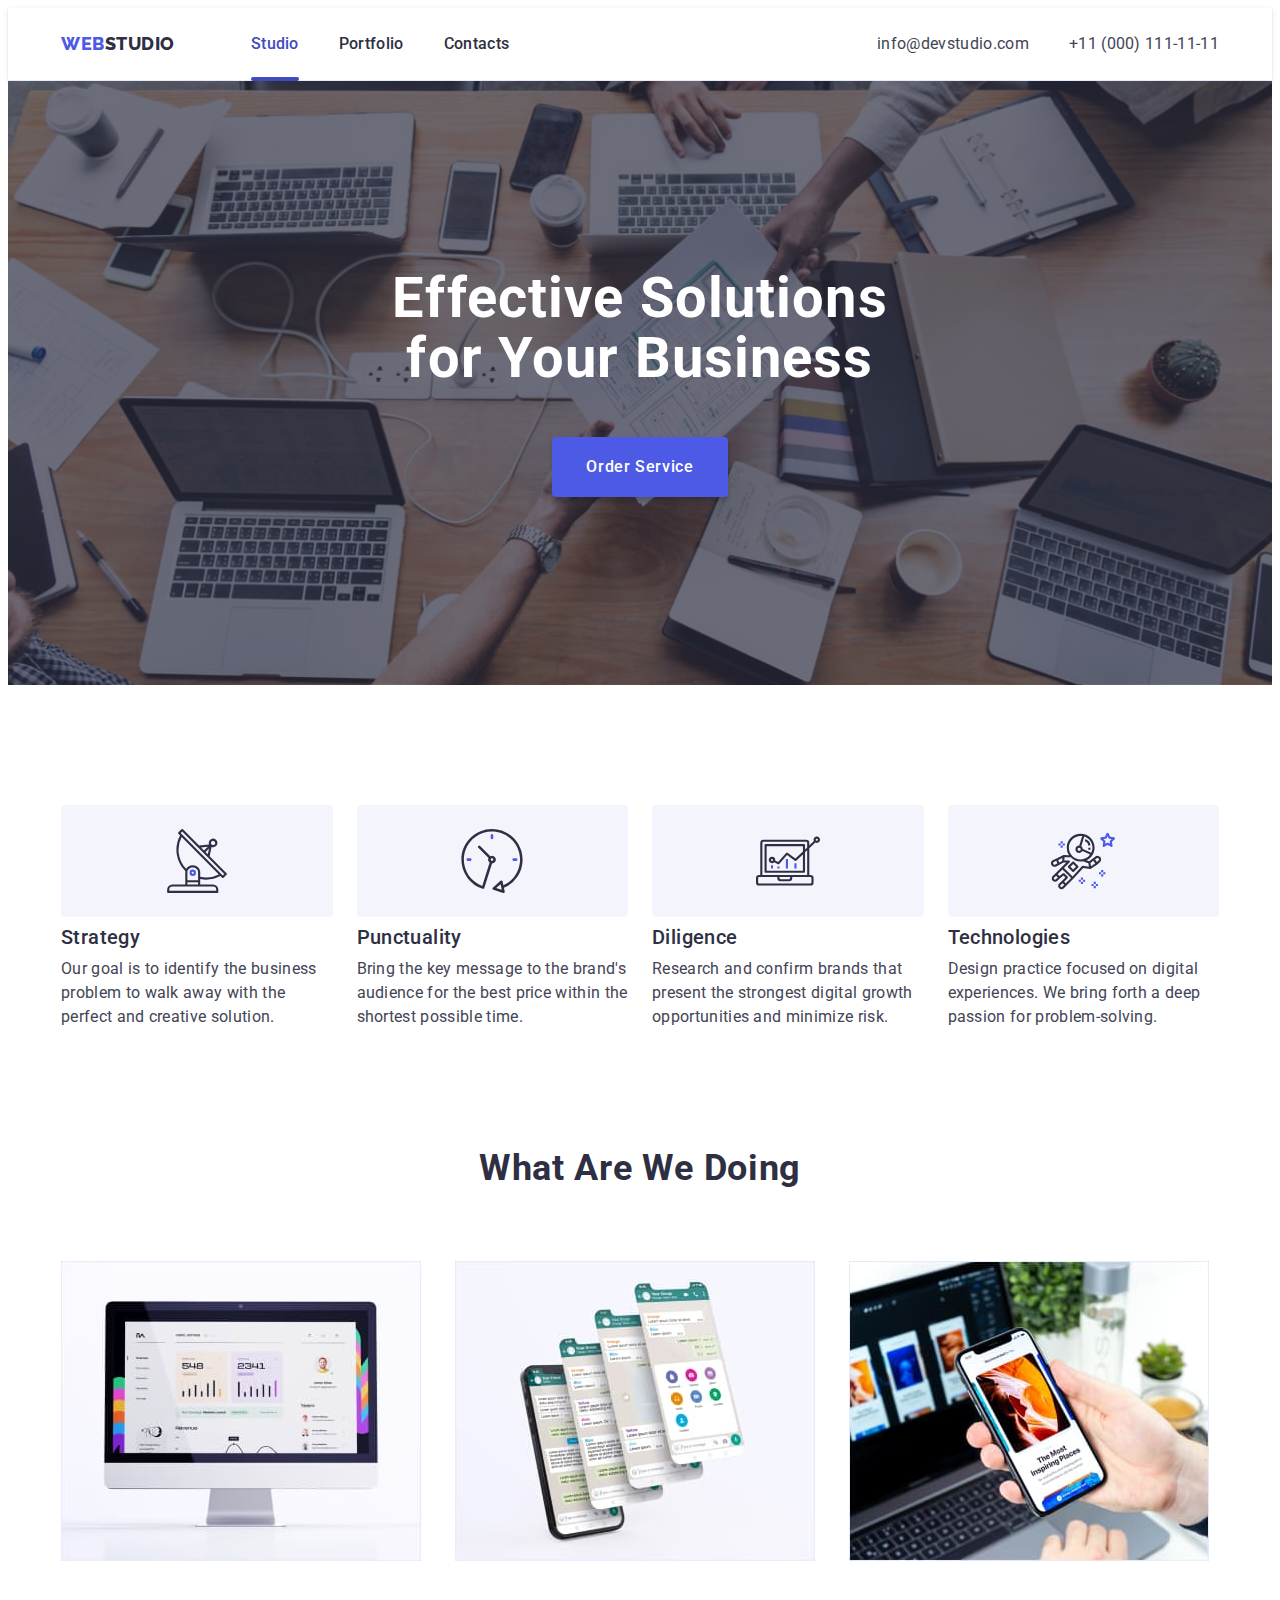
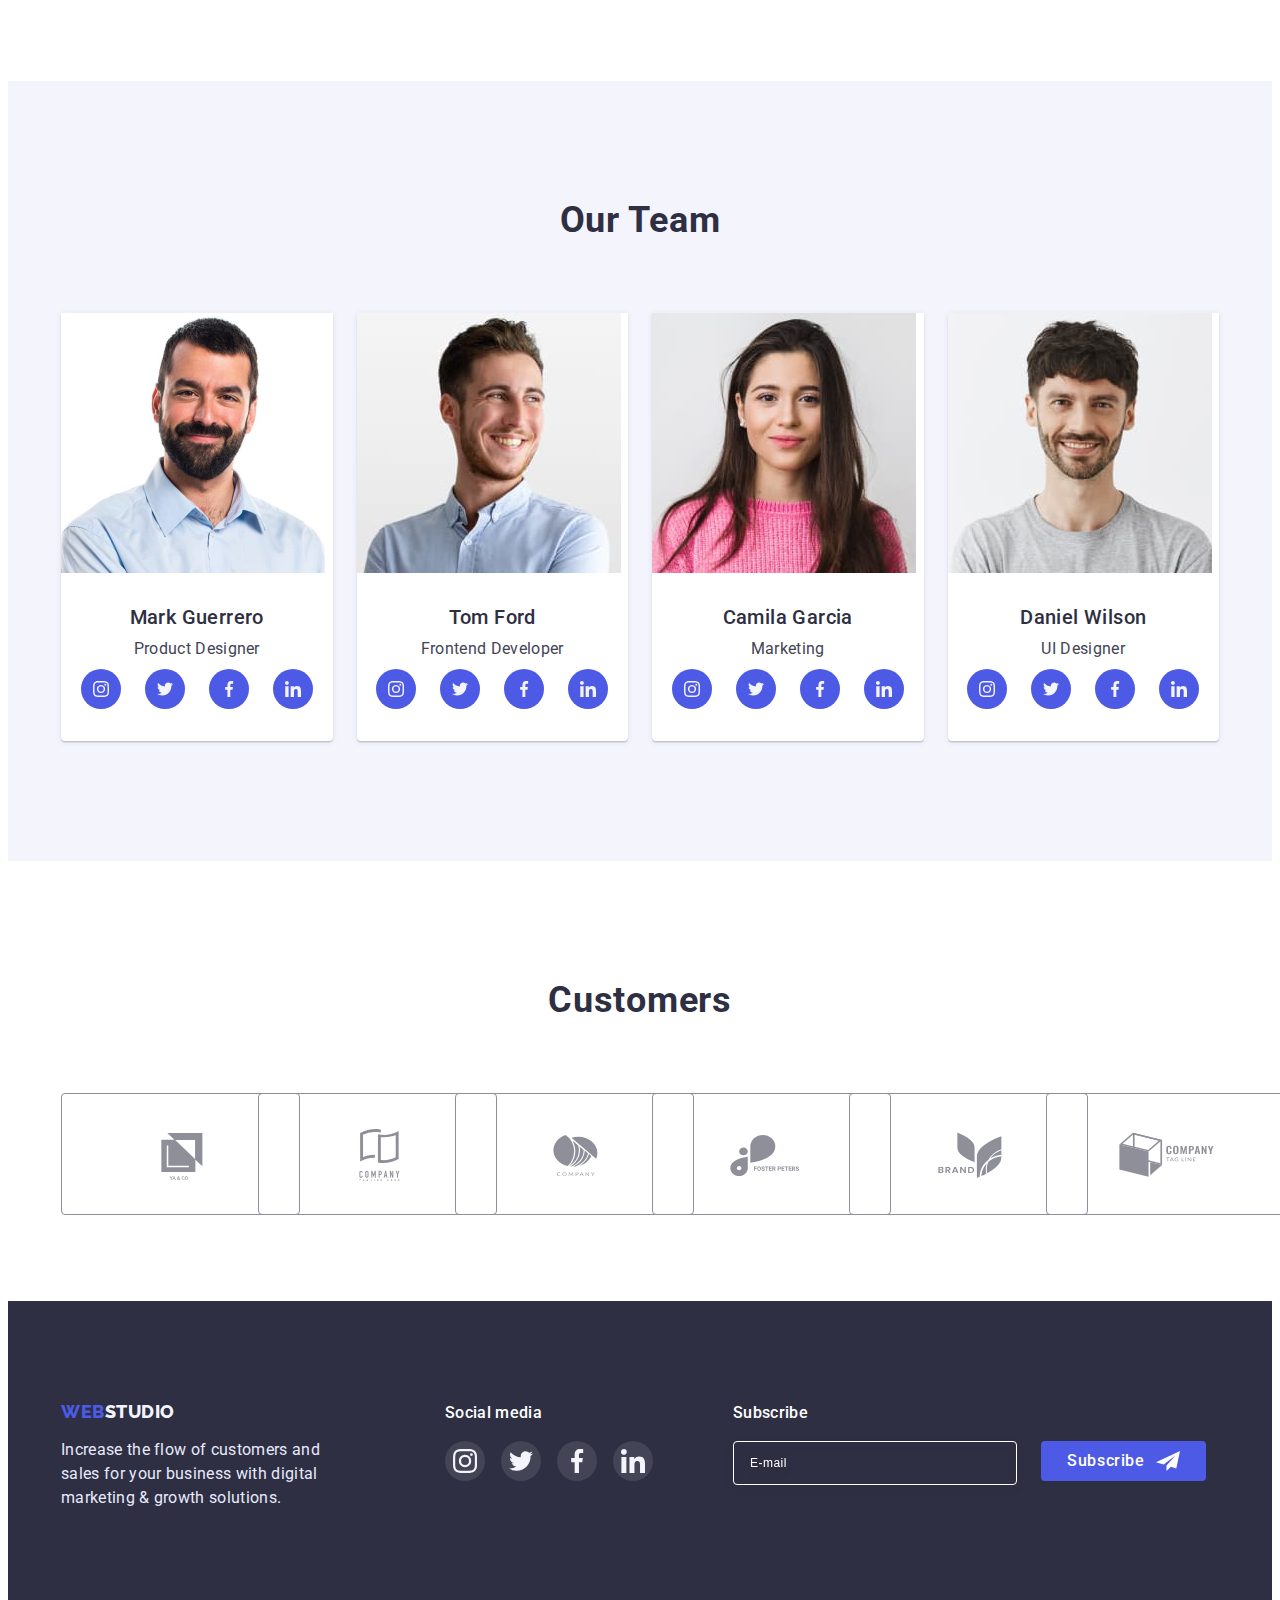
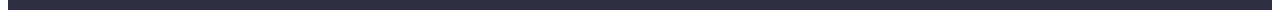
<file: index.html>
<!DOCTYPE html>
<html lang="en">
  <head>
    <meta charset="UTF-8" />
    <meta http-equiv="X-UA-Compatible" content="IE=edge" />
    <meta name="viewport" content="width=device-width, initial-scale=1.0" />
    <title>WebStudio</title>
    <link rel="preconnect" href="https://fonts.googleapis.com" />
    <link rel="preconnect" href="https://fonts.gstatic.com" crossorigin />
    <link
      href="https://fonts.googleapis.com/css2?family=Raleway:wght@800&family=Roboto+Slab:wght@600&family=Roboto:wght@400;500;700&display=swap"
      rel="stylesheet"
    />
    <link
      rel="stylesheet"
      href="https://cdnjs.cloudflare.com/ajax/libs/modern-normalize/1.1.0/modern-normalize.min.css"
      integrity="sha512-wpPYUAdjBVSE4KJnH1VR1HeZfpl1ub8YT/NKx4PuQ5NmX2tKuGu6U/JRp5y+Y8XG2tV+wKQpNHVUX03MfMFn9Q=="
      crossorigin="anonymous"
      referrerpolicy="no-referrer"
    />
    <link rel="stylesheet" href="./css/styles.css" />
    <link rel="stylesheet" href="./css/media.css" />
  </head>
  <body>
    <!--Header-->
    <header class="header">
      <div class="container container-header">
        <nav class="header-nav">
          <a class="logo link" href="./index.html"
            >Web<span class="logo-color">Studio</span></a
          >
          <ul class="nav-list list">
            <li class="list-item">
              <a class="link current" href="./index.html">Studio</a>
            </li>
            <li class="list-item">
              <a class="nav-link link" href="./portfolio.html">Portfolio</a>
            </li>
            <li class="list-item">
              <a class="nav-link link" href="">Contacts</a>
            </li>
          </ul>
        </nav>
        <address class="header-address">
          <ul class="address-list list">
            <li class="adress-item">
              <a class="address-link link" href="mailto:info@devstudio.com"
                >info@devstudio.com</a
              >
            </li>
            <li class="adress-item">
              <a class="address-link link" href="tel:+110001111111"
                >+11 (000) 111-11-11</a
              >
            </li>
          </ul>
        </address>
        <button type="button" class="menu-open-btn" data-menu-open>
          <svg class="open-menu" width="32" height="22">
            <use href="./images/icons.svg#icon-menu-open-btn"></use>
          </svg>
        </button>
      </div>
      <div class="mob-menu is-hidden" data-menu>
        <div class="container">
          <div>
            <button type="button" class="menu-close" data-menu-close>
              <svg class="close-mob" width="8" height="8">
                <use href="./images/icons.svg#icon-close-black"></use>
              </svg>
            </button>
            <ul class="nav-mob-menu list">
              <li class="mob-item">
                <a class="link mob-link current-mob" href="./index.html"
                  >Studio</a
                >
              </li>
              <li class="mob-item">
                <a class="mob-link link" href="./portfolio.html">Portfolio</a>
              </li>
              <li class="mob-item">
                <a class="mob-link link" href="">Contacts</a>
              </li>
            </ul>
          </div>
          <div>
            <address class="mob-header-address">
              <ul class="mob-address-list list">
                <li class="mob-adress-item">
                  <a class="mob-tel-link link" href="tel:+110001111111"
                    >+11 (000) 111-11-11</a
                  >
                </li>
                <li class="mob-adress-item">
                  <a
                    class="mob-email-link link"
                    href="mailto:info@devstudio.com"
                    >info@devstudio.com</a
                  >
                </li>
              </ul>
            </address>
            <ul class="mob-social-list list">
              <li class="mob-social-item">
                <a href="" class="mob-social-link link">
                  <svg class="mob-social-icon" width="24" height="24">
                    <use href="./images/icons.svg#icon-instagram"></use>
                  </svg>
                </a>
              </li>
              <li class="mob-social-item">
                <a href="" class="mob-social-link link">
                  <svg class="mob-social-icon" width="24" height="24">
                    <use href="./images/icons.svg#icon-twitter"></use>
                  </svg>
                </a>
              </li>
              <li class="mob-social-item">
                <a href="" class="mob-social-link link">
                  <svg class="mob-social-icon" width="24" height="24">
                    <use href="./images/icons.svg#icon-facebook"></use>
                  </svg>
                </a>
              </li>
              <li class="mob-social-item">
                <a href="" class="mob-social-link link">
                  <svg class="mob-social-icon" width="24" height="24">
                    <use href="./images/icons.svg#icon-linkedin"></use>
                  </svg>
                </a>
              </li>
            </ul>
          </div>
        </div>
      </div>
    </header>
    <main>
      <!--Hero-->
      <section class="hero">
        <div class="container hero-container">
          <h1 class="hero-title">Effective Solutions for Your Business</h1>
          <button class="hero-btn" data-modal-open type="button">
            Order Service
          </button>
        </div>
      </section>
      <!--Future Promo-->
      <section class="promo">
        <div class="container promo-container">
          <h2 class="visually-hidden">Feature Promo</h2>
          <ul class="promo-list list">
            <li class="promo-item">
              <div class="promo-future">
                <svg class="promo-icon">
                  <use href="./images/icons.svg#icon-antenna"></use>
                </svg>
              </div>
              <h3 class="promo-second-title title">Strategy</h3>
              <p class="promo-text text">
                Our goal is to identify the business problem to walk away with
                the perfect and creative solution.
              </p>
            </li>
            <li class="promo-item">
              <div class="promo-future">
                <svg class="promo-icon">
                  <use href="./images/icons.svg#icon-clock"></use>
                </svg>
              </div>
              <h3 class="promo-second-title title">Punctuality</h3>
              <p class="promo-text text">
                Bring the key message to the brand's audience for the best price
                within the shortest possible time.
              </p>
            </li>
            <li class="promo-item">
              <div class="promo-future">
                <svg class="promo-icon">
                  <use href="./images/icons.svg#icon-diagram"></use>
                </svg>
              </div>
              <h3 class="promo-second-title title">Diligence</h3>
              <p class="promo-text text">
                Research and confirm brands that present the strongest digital
                growth opportunities and minimize risk.
              </p>
            </li>
            <li class="promo-item">
              <div class="promo-future">
                <svg class="promo-icon">
                  <use href="./images/icons.svg#icon-astronaut"></use>
                </svg>
              </div>
              <h3 class="promo-second-title title">Technologies</h3>
              <p class="promo-text text">
                Design practice focused on digital experiences. We bring forth a
                deep passion for problem-solving.
              </p>
            </li>
          </ul>
        </div>
      </section>
      <!--WeToDo-->
      <section class="wetodo">
        <div class="container">
          <h2 class="wetodo-title title">What are we doing</h2>
          <ul class="wetodo-list list">
            <li class="wetodo-item">
              <img
                src="./images/computer.jpg"
                alt="computer overveiw"
                width="360"
              />
            </li>
            <li class="wetodo-item">
              <img src="./images/chats.jpg" alt="your chats" width="360" />
            </li>
            <li class="wetodo-item">
              <img
                src="./images/places.jpg"
                alt="inspiring places"
                width="360"
              />
            </li>
          </ul>
        </div>
      </section>
      <!--Our Team-->
      <section class="team">
        <div class="container team-container">
          <h2 class="team-title title">Our Team</h2>
          <ul class="team-list list">
            <li class="team-item">
              <img
                srcset="
                  ./images/teamcard1-2x.jpg 1x,
                  ./images/teamcard1-2x.jpg 2x
                "
                src="./images/teamcard1.jpg"
                alt="Mark Guerrero"
                width="264"
              />
              <h3 class="team-second-title">Mark Guerrero</h3>
              <p class="team-text text">Product Designer</p>
              <ul class="team-social-list list">
                <li class="team-social-item">
                  <a href="" class="team-social-link linl">
                    <svg class="team-social-icon" width="16" height="16">
                      <use href="./images/icons.svg#icon-instagram"></use>
                    </svg>
                  </a>
                </li>
                <li class="team-social-item">
                  <a href="" class="team-social-link linl">
                    <svg class="team-social-icon" width="16" height="16">
                      <use href="./images/icons.svg#icon-twitter"></use>
                    </svg>
                  </a>
                </li>
                <li class="team-social-item">
                  <a href="" class="team-social-link linl">
                    <svg class="team-social-icon" width="16" height="16">
                      <use href="./images/icons.svg#icon-facebook"></use>
                    </svg>
                  </a>
                </li>
                <li class="team-social-item">
                  <a href="" class="team-social-link linl">
                    <svg class="team-social-icon" width="16" height="16">
                      <use href="./images/icons.svg#icon-linkedin"></use>
                    </svg>
                  </a>
                </li>
              </ul>
            </li>
            <li class="team-item">
              <img
                srcset="./images/teamcard2.jpg 1x, ./images/teamcard2-2x.jpg 2x"
                src="./images/teamcard2.jpg"
                alt="Tom Ford"
                width="264"
              />
              <h3 class="team-second-title">Tom Ford</h3>
              <p class="team-text text">Frontend Developer</p>
              <ul class="team-social-list list">
                <li class="team-social-item">
                  <a href="" class="team-social-link link">
                    <svg class="team-social-icon" width="16" height="16">
                      <use href="./images/icons.svg#icon-instagram"></use>
                    </svg>
                  </a>
                </li>
                <li class="team-social-item">
                  <a href="" class="team-social-link link">
                    <svg class="team-social-icon" width="16" height="16">
                      <use href="./images/icons.svg#icon-twitter"></use>
                    </svg>
                  </a>
                </li>
                <li class="team-social-item">
                  <a href="" class="team-social-link link">
                    <svg class="team-social-icon" width="16" height="16">
                      <use href="./images/icons.svg#icon-facebook"></use>
                    </svg>
                  </a>
                </li>
                <li class="team-social-item">
                  <a href="" class="team-social-link link">
                    <svg class="team-social-icon" width="16" height="16">
                      <use href="./images/icons.svg#icon-linkedin"></use>
                    </svg>
                  </a>
                </li>
              </ul>
            </li>
            <li class="team-item">
              <img
                srcset="./images/teamcard3.jpg 1x, ./images/teamcard3-2x.jpg 2x"
                src="./images/teamcard3.jpg"
                alt="Camila Garcia"
                width="264"
              />
              <h3 class="team-second-title">Camila Garcia</h3>
              <p class="team-text text">Marketing</p>
              <ul class="team-social-list list">
                <li class="team-social-item">
                  <a href="" class="team-social-link linl">
                    <svg class="team-social-icon" width="16" height="16">
                      <use href="./images/icons.svg#icon-instagram"></use>
                    </svg>
                  </a>
                </li>
                <li class="team-social-item">
                  <a href="" class="team-social-link linl">
                    <svg class="team-social-icon" width="16" height="16">
                      <use href="./images/icons.svg#icon-twitter"></use>
                    </svg>
                  </a>
                </li>
                <li class="team-social-item">
                  <a href="" class="team-social-link linl">
                    <svg class="team-social-icon" width="16" height="16">
                      <use href="./images/icons.svg#icon-facebook"></use>
                    </svg>
                  </a>
                </li>
                <li class="team-social-item">
                  <a href="" class="team-social-link linl">
                    <svg class="team-social-icon" width="16" height="16">
                      <use href="./images/icons.svg#icon-linkedin"></use>
                    </svg>
                  </a>
                </li>
              </ul>
            </li>
            <li class="team-item">
              <img
                srcset="./images/teamcard4.jpg 1x, ./images/teamcard4-2x.jpg 2x"
                src="./images/teamcard4.jpg"
                alt="Daniel Wilson"
                width="264"
              />
              <h3 class="team-second-title">Daniel Wilson</h3>
              <p class="team-text text">UI Designer</p>
              <ul class="team-social-list list">
                <li class="team-social-item">
                  <a href="" class="team-social-link linl">
                    <svg class="team-social-icon" width="16" height="16">
                      <use href="./images/icons.svg#icon-instagram"></use>
                    </svg>
                  </a>
                </li>
                <li class="team-social-item">
                  <a href="" class="team-social-link linl">
                    <svg class="team-social-icon" width="16" height="16">
                      <use href="./images/icons.svg#icon-twitter"></use>
                    </svg>
                  </a>
                </li>
                <li class="team-social-item">
                  <a href="" class="team-social-link linl">
                    <svg class="team-social-icon" width="16" height="16">
                      <use href="./images/icons.svg#icon-facebook"></use>
                    </svg>
                  </a>
                </li>
                <li class="team-social-item">
                  <a href="" class="team-social-link linl">
                    <svg class="team-social-icon" width="16" height="16">
                      <use href="./images/icons.svg#icon-linkedin"></use>
                    </svg>
                  </a>
                </li>
              </ul>
            </li>
          </ul>
        </div>
      </section>
      <!-- Customers -->
      <section class="customers">
        <div class="container customers-container">
          <h2 class="customers-title title">Customers</h2>
          <ul class="customers-list list">
            <li class="customers-item">
              <a href="" class="customers-link link">
                <svg class="customers-icon" width="104" height="56">
                  <use href="./images/icons.svg#icon-Logo-1"></use>
                </svg>
              </a>
            </li>
            <li class="customers-item">
              <a href="" class="customers-link link">
                <svg class="customers-icon" width="104" height="56">
                  <use href="./images/icons.svg#icon-Logo-2"></use>
                </svg>
              </a>
            </li>
            <li class="customers-item">
              <a href="" class="customers-link link">
                <svg class="customers-icon" width="104" height="56">
                  <use href="./images/icons.svg#icon-Logo-3"></use>
                </svg>
              </a>
            </li>
            <li class="customers-item">
              <a href="" class="customers-link link">
                <svg class="customers-icon" width="104" height="56">
                  <use href="./images/icons.svg#icon-Logo-4"></use>
                </svg>
              </a>
            </li>
            <li class="customers-item">
              <a href="" class="customers-link link">
                <svg class="customers-icon" width="104" height="56">
                  <use href="./images/icons.svg#icon-Logo-5"></use>
                </svg>
              </a>
            </li>
            <li class="customers-item">
              <a href="" class="customers-link link">
                <svg class="customers-icon" width="104" height="56">
                  <use href="./images/icons.svg#icon-Logo-6"></use>
                </svg>
              </a>
            </li>
          </ul>
        </div>
      </section>
    </main>
    <!--Footer-->
    <footer class="footer">
      <div class="container footer-container">
        <div class="footer-logo">
          <a class="logo-footer link" href="./index.html"
            >Web<span class="logo-footer-color">Studio</span></a
          >
          <p class="footer-text text">
            Increase the flow of customers and sales for your business with
            digital marketing & growth solutions.
          </p>
        </div>
        <div class="social-media">
          <p class="media-text text">Social media</p>
          <ul class="social-list list">
            <li class="social-item">
              <a href="" class="social-link link">
                <svg class="social-icon" width="24" height="24">
                  <use href="./images/icons.svg#icon-instagram"></use>
                </svg>
              </a>
            </li>
            <li class="social-item">
              <a href="" class="social-link link">
                <svg class="social-icon" width="24" height="24">
                  <use href="./images/icons.svg#icon-twitter"></use>
                </svg>
              </a>
            </li>
            <li class="social-item">
              <a href="" class="social-link link">
                <svg class="social-icon" width="24" height="24">
                  <use href="./images/icons.svg#icon-facebook"></use>
                </svg>
              </a>
            </li>
            <li class="social-item">
              <a href="" class="social-link link">
                <svg class="social-icon" width="24" height="24">
                  <use href="./images/icons.svg#icon-linkedin"></use>
                </svg>
              </a>
            </li>
          </ul>
        </div>
        <div class="subscribe">
          <p class="subscribe-text">Subscribe</p>
          <form class="subscribe-form">
            <input
              aria-label="subscribe-email"
              type="email"
              class="subscribe-input"
              name="subscribe-email"
              id="subscribe-email"
              placeholder="E-mail"
            />
            <button type="submit" class="subscribe-btn">
              Subscribe<svg class="subscribe-icon" width="24" height="24">
                <use href="./images/icons.svg#icon-subscribe"></use>
              </svg>
            </button>
          </form>
        </div>
      </div>
    </footer>
    <!--Modal-window-->
    <div class="backdrop is-hidden" data-modal>
      <div class="modal">
        <button type="button" data-modal-close class="modal-close">
          <svg class="close-x" width="8" height="8">
            <use href="./images/icons.svg#icon-close-black"></use>
          </svg>
        </button>
        <p class="modal-text">Leave your contacts and we will call you back</p>
        <form class="modal-form">
          <div class="modal-field">
            <label for="user-name" class="modal-label-text">Name</label>
            <div class="input-wrap">
              <input
                type="text"
                class="modal-input"
                name="user-name"
                id="user-name"
              />
              <svg class="modal-input-icon" width="18" height="18">
                <use href="./images/icons.svg#icon-person"></use>
              </svg>
            </div>
          </div>
          <div class="modal-field">
            <label for="user-tel" class="modal-label-text">Phone</label>
            <div class="input-wrap">
              <input
                type="tel"
                class="modal-input"
                name="user-tel"
                id="user-tel"
              />
              <svg class="modal-input-icon" width="18" height="24">
                <use href="./images/icons.svg#icon-phone"></use>
              </svg>
            </div>
          </div>
          <div class="modal-field">
            <label for="user-email" class="modal-label-text">Email</label>
            <div class="input-wrap">
              <input
                type="text"
                class="modal-input"
                name="user-email"
                id="user-email"
              />
              <svg class="modal-input-icon" width="18" height="24">
                <use href="./images/icons.svg#icon-email"></use>
              </svg>
            </div>
          </div>
          <div class="modal-textarea-field">
            <label for="user-comment" class="modal-label-text">Comment</label>
            <textarea
              name="user-comment"
              id="user-comment"
              class="modal-textarea"
              placeholder="Text input"
            ></textarea>
          </div>
          <div class="modal-checkbox-field">
            <input
              type="checkbox"
              name="user-checkbox"
              id="user-checkbox"
              class="modal-checkbox visually-hidden"
              value="true"
            />
            <label for="user-checkbox" class="modal-checkbox-text">
              <span>
                <svg class="vector-icon" width="10" height="8">
                  <use href="./images/icons.svg#icon-vector"></use>
                </svg> </span
              >I accept the terms and conditions of the
              <a class="modal-checkbox-link" href="">Privacy Policy</a></label
            >
          </div>
          <button type="submit" class="modal-btn">Send</button>
        </form>
      </div>
    </div>
    <script src="./js/modal.js"></script>
    <script src="./js/menu.js"></script>
  </body>
</html>
<!-- <div class="mob-menu container is-hidden" data-menu>
    <button type="button" class="menu-close" data-menu-close>
      <svg class="close-mob" width="8" height="8">
        <use href=""></use>
      </svg>
    </button>
    <ul class="nav-mob-menu">
      <li class="mob-item">
        <a class="mob-link current-mob" href="">About us</a>
      </li>
      <li class="mob-item">
        <a class="mob-link link" href="">Catalog</a>
      </li>
      <li class="mob-item">
        <a class="mob-link link" href="">sale</a>
      </li>
    </ul>
  </div> -->
</file>
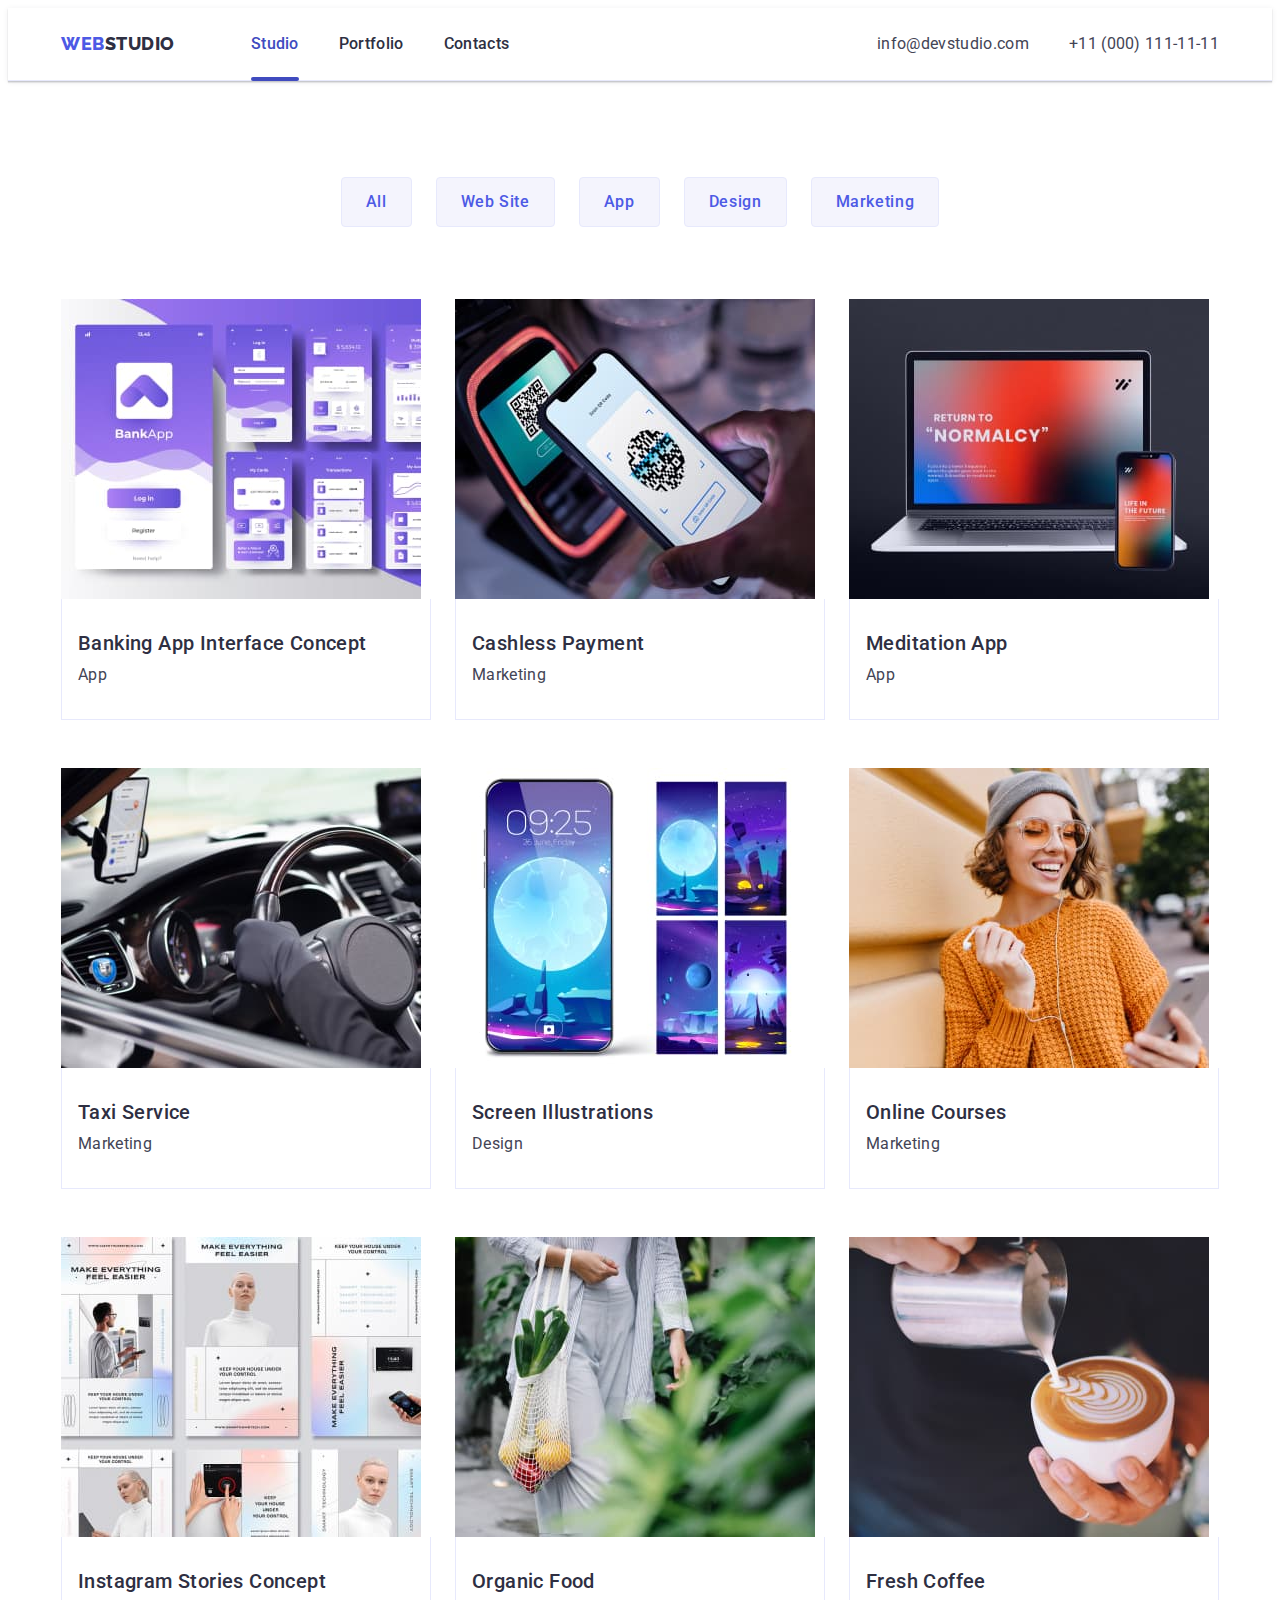
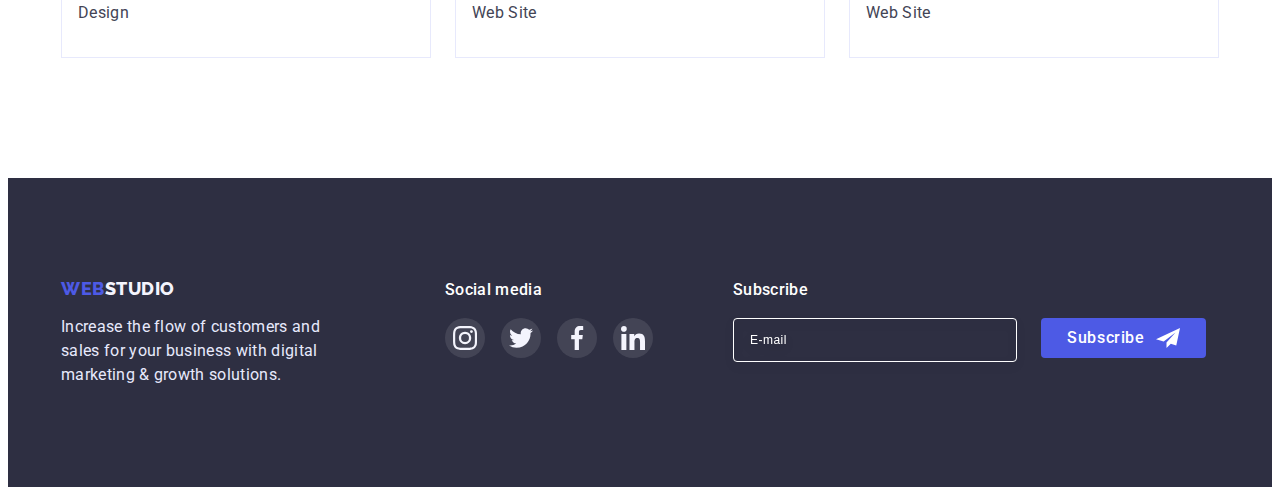
<file: portfolio.html>
<!DOCTYPE html>
<html lang="en">
  <head>
    <meta charset="UTF-8" />
    <meta http-equiv="X-UA-Compatible" content="IE=edge" />
    <meta name="viewport" content="width=device-width, initial-scale=1.0" />
    <title>WebStudio</title>
    <link rel="preconnect" href="https://fonts.googleapis.com" />
    <link rel="preconnect" href="https://fonts.gstatic.com" crossorigin />
    <link
      href="https://fonts.googleapis.com/css2?family=Raleway:wght@800&family=Roboto+Slab:wght@600&family=Roboto:wght@400;500;700&display=swap"
      rel="stylesheet"
    />
    <link
      rel="stylesheet"
      href="https://cdnjs.cloudflare.com/ajax/libs/modern-normalize/1.1.0/modern-normalize.min.css"
      integrity="sha512-wpPYUAdjBVSE4KJnH1VR1HeZfpl1ub8YT/NKx4PuQ5NmX2tKuGu6U/JRp5y+Y8XG2tV+wKQpNHVUX03MfMFn9Q=="
      crossorigin="anonymous"
      referrerpolicy="no-referrer"
    />
    <link rel="stylesheet" href="./css/styles.css" />
    <link rel="stylesheet" href="./css/media.css" />
  </head>
  <body>
    <header class="header">
      <div class="container container-header">
        <nav class="header-nav">
          <a class="logo link" href="./index.html"
            >Web<span class="logo-color">Studio</span></a
          >
          <ul class="nav-list list">
            <li class="list-item">
              <a class="link current" href="./index.html">Studio</a>
            </li>
            <li class="list-item">
              <a class="nav-link link" href="./portfolio.html">Portfolio</a>
            </li>
            <li class="list-item">
              <a class="nav-link link" href="">Contacts</a>
            </li>
          </ul>
        </nav>
        <address class="header-address">
          <ul class="address-list list">
            <li class="adress-item">
              <a class="address-link link" href="mailto:info@devstudio.com"
                >info@devstudio.com</a
              >
            </li>
            <li class="adress-item">
              <a class="address-link link" href="tel:+110001111111"
                >+11 (000) 111-11-11</a
              >
            </li>
          </ul>
        </address>
        <button type="button" class="menu-open-btn" data-menu-open>
          <svg class="open-menu" width="32" height="22">
            <use href="./images/icons.svg#icon-menu-open-btn"></use>
          </svg>
        </button>
      </div>
      <div class="mob-menu is-hidden" data-menu>
        <div class="container">
          <div>
            <button type="button" class="menu-close" data-menu-close>
              <svg class="close-mob" width="8" height="8">
                <use href="./images/icons.svg#icon-close-black"></use>
              </svg>
            </button>
            <ul class="nav-mob-menu list">
              <li class="mob-item">
                <a class="link mob-link current-mob" href="./index.html"
                  >Studio</a
                >
              </li>
              <li class="mob-item">
                <a class="mob-link link" href="./portfolio.html">Portfolio</a>
              </li>
              <li class="mob-item">
                <a class="mob-link link" href="">Contacts</a>
              </li>
            </ul>
          </div>
          <div>
            <address class="mob-header-address">
              <ul class="mob-address-list list">
                <li class="mob-adress-item">
                  <a class="mob-tel-link link" href="tel:+110001111111"
                    >+11 (000) 111-11-11</a
                  >
                </li>
                <li class="mob-adress-item">
                  <a
                    class="mob-email-link link"
                    href="mailto:info@devstudio.com"
                    >info@devstudio.com</a
                  >
                </li>
              </ul>
            </address>
            <ul class="mob-social-list list">
              <li class="mob-social-item">
                <a href="" class="mob-social-link link">
                  <svg class="mob-social-icon" width="24" height="24">
                    <use href="./images/icons.svg#icon-instagram"></use>
                  </svg>
                </a>
              </li>
              <li class="mob-social-item">
                <a href="" class="mob-social-link link">
                  <svg class="mob-social-icon" width="24" height="24">
                    <use href="./images/icons.svg#icon-twitter"></use>
                  </svg>
                </a>
              </li>
              <li class="mob-social-item">
                <a href="" class="mob-social-link link">
                  <svg class="mob-social-icon" width="24" height="24">
                    <use href="./images/icons.svg#icon-facebook"></use>
                  </svg>
                </a>
              </li>
              <li class="mob-social-item">
                <a href="" class="mob-social-link link">
                  <svg class="mob-social-icon" width="24" height="24">
                    <use href="./images/icons.svg#icon-linkedin"></use>
                  </svg>
                </a>
              </li>
            </ul>
          </div>
        </div>
      </div>
    </header>
    <main>
      <!--Work examples-->
      <section class="work">
        <div class="container work-container">
          <h1 class="visually-hidden">Work examples</h1>
          <ul class="work-list list">
            <li><button class="work-btn" type="button">All</button></li>
            <li><button class="work-btn" type="button">Web Site</button></li>
            <li><button class="work-btn" type="button">App</button></li>
            <li><button class="work-btn" type="button">Design</button></li>
            <li><button class="work-btn" type="button">Marketing</button></li>
          </ul>
          <ul class="work-example-list list">
            <li class="example-item">
              <a class="work-link link" href="#">
                <div class="wrap-work-top">
                  <img
                    src="./images/portfolio-image/img-1.jpg"
                    alt="banking-app"
                    width="360"
                    height="300"
                  />
                  <p class="text-top text">
                    14 Stylish and User-Friendly App Design Concepts · Task
                    Manager App · Calorie Tracker App · Exotic Fruit Ecommerce
                    App · Cloud Storage App
                  </p>
                </div>
                <div class="example-content">
                  <h2 class="work-second-title second-title">
                    Banking App Interface Concept
                  </h2>
                  <p class="work-text text">App</p>
                </div>
              </a>
            </li>
            <li class="example-item">
              <a class="work-link link" href="#">
                <div class="wrap-work-top">
                  <img
                    src="./images/portfolio-image/img-2.jpg"
                    alt="payment by phone"
                    width="360"
                    height="300"
                  />
                  <p class="text-top text">
                    14 Stylish and User-Friendly App Design Concepts · Task
                    Manager App · Calorie Tracker App · Exotic Fruit Ecommerce
                    App · Cloud Storage App
                  </p>
                </div>
                <div class="example-content">
                  <h2 class="work-second-title second-title">
                    Cashless Payment
                  </h2>
                  <p class="work-text text">Marketing</p>
                </div>
              </a>
            </li>
            <li class="example-item">
              <a class="work-link link" href="">
                <div class="wrap-work-top">
                  <img
                    src="./images/portfolio-image/img-3.jpg"
                    alt="laptop"
                    width="360"
                    height="300"
                  />
                  <p class="text-top text">
                    14 Stylish and User-Friendly App Design Concepts · Task
                    Manager App · Calorie Tracker App · Exotic Fruit Ecommerce
                    App · Cloud Storage App
                  </p>
                </div>
                <div class="example-content">
                  <h2 class="work-second-title second-title">Meditation App</h2>
                  <p class="work-text text">App</p>
                </div>
              </a>
            </li>
            <li class="example-item">
              <a class="work-link link" href="">
                <div class="wrap-work-top">
                  <img
                    src="./images/portfolio-image/img-4.jpg"
                    alt="car instrumentation"
                    width="360"
                    height="300"
                  />
                  <p class="text-top text">
                    14 Stylish and User-Friendly App Design Concepts · Task
                    Manager App · Calorie Tracker App · Exotic Fruit Ecommerce
                    App · Cloud Storage App
                  </p>
                </div>
                <div class="example-content">
                  <h2 class="work-second-title second-title">Taxi Service</h2>
                  <p class="work-text text">Marketing</p>
                </div>
              </a>
            </li>
            <li class="example-item">
              <a class="work-link link" href="">
                <div class="wrap-work-top">
                  <img
                    src="./images/portfolio-image/img-5.jpg"
                    alt="phone screenshot"
                    width="360"
                    height="300"
                  />
                  <p class="text-top text">
                    14 Stylish and User-Friendly App Design Concepts · Task
                    Manager App · Calorie Tracker App · Exotic Fruit Ecommerce
                    App · Cloud Storage App
                  </p>
                </div>
                <div class="example-content">
                  <h2 class="work-second-title second-title">
                    Screen Illustrations
                  </h2>
                  <p class="work-text text">Design</p>
                </div>
              </a>
            </li>
            <li class="example-item">
              <a class="work-link link" href="">
                <div class="wrap-work-top">
                  <img
                    src="./images/portfolio-image/img-6.jpg"
                    alt="student"
                    width="360"
                    height="300"
                  />
                  <p class="text-top text">
                    14 Stylish and User-Friendly App Design Concepts · Task
                    Manager App · Calorie Tracker App · Exotic Fruit Ecommerce
                    App · Cloud Storage App
                  </p>
                </div>
                <div class="example-content">
                  <h2 class="work-second-title second-title">Online Courses</h2>
                  <p class="work-text text">Marketing</p>
                </div>
              </a>
            </li>
            <li class="example-item">
              <a class="work-link link" href="">
                <div class="wrap-work-top">
                  <img
                    src="./images/portfolio-image/img-7.jpg"
                    alt="Instagram stories"
                    width="360"
                    height="300"
                  />
                  <p class="text-top text">
                    14 Stylish and User-Friendly App Design Concepts · Task
                    Manager App · Calorie Tracker App · Exotic Fruit Ecommerce
                    App · Cloud Storage App
                  </p>
                </div>
                <div class="example-content">
                  <h2 class="work-second-title second-title">
                    Instagram Stories Concept
                  </h2>
                  <p class="work-text text">Design</p>
                </div>
              </a>
            </li>
            <li class="example-item">
              <a class="work-link link" href="">
                <div class="wrap-work-top">
                  <img
                    src="./images/portfolio-image/img-8.jpg"
                    alt="fruits and vegetables"
                    width="360"
                    height="300"
                  />
                  <p class="text-top text">
                    14 Stylish and User-Friendly App Design Concepts · Task
                    Manager App · Calorie Tracker App · Exotic Fruit Ecommerce
                    App · Cloud Storage App
                  </p>
                </div>
                <div class="example-content">
                  <h2 class="work-second-title second-title">Organic Food</h2>
                  <p class="work-text text">Web Site</p>
                </div>
              </a>
            </li>
            <li class="example-item">
              <a class="work-link link" href="">
                <div class="wrap-work-top">
                  <img
                    src="./images/portfolio-image/img-9.jpg"
                    alt="cup of coffee"
                    width="360"
                    height="300"
                  />
                  <p class="text-top text">
                    14 Stylish and User-Friendly App Design Concepts · Task
                    Manager App · Calorie Tracker App · Exotic Fruit Ecommerce
                    App · Cloud Storage App
                  </p>
                </div>
                <div class="example-content">
                  <h2 class="work-second-title second-title">Fresh Coffee</h2>
                  <p class="work-text text">Web Site</p>
                </div>
              </a>
            </li>
          </ul>
        </div>
      </section>
    </main>
    <!--Footer-->
    <footer class="footer">
      <div class="container footer-container">
        <div class="footer-logo">
          <a class="logo-footer link" href="./index.html"
            >Web<span class="logo-footer-color">Studio</span></a
          >
          <p class="footer-text text">
            Increase the flow of customers and sales for your business with
            digital marketing & growth solutions.
          </p>
        </div>
        <div class="social-media">
          <p class="media-text text">Social media</p>
          <ul class="social-list list">
            <li class="social-item">
              <a href="" class="social-link link">
                <svg class="social-icon" width="24" height="24">
                  <use href="./images/icons.svg#icon-instagram"></use>
                </svg>
              </a>
            </li>
            <li class="social-item">
              <a href="" class="social-link link">
                <svg class="social-icon" width="24" height="24">
                  <use href="./images/icons.svg#icon-twitter"></use>
                </svg>
              </a>
            </li>
            <li class="social-item">
              <a href="" class="social-link link">
                <svg class="social-icon" width="24" height="24">
                  <use href="./images/icons.svg#icon-facebook"></use>
                </svg>
              </a>
            </li>
            <li class="social-item">
              <a href="" class="social-link link">
                <svg class="social-icon" width="24" height="24">
                  <use href="./images/icons.svg#icon-linkedin"></use>
                </svg>
              </a>
            </li>
          </ul>
        </div>
        <div class="subscribe">
          <p class="subscribe-text">Subscribe</p>
          <form class="subscribe-form">
            <input
              aria-label="subscribe-email"
              type="email"
              class="subscribe-input"
              name="subscribe-email"
              id="subscribe-email"
              placeholder="E-mail"
            />
            <button type="submit" class="subscribe-btn">
              Subscribe<svg class="subscribe-icon" width="24" height="24">
                <use href="./images/icons.svg#icon-subscribe"></use>
              </svg>
            </button>
          </form>
        </div>
      </div>
    </footer>
  </body>
</html>
</file>
<file: css/styles.css>
:root{
    --color-white:#ffffff;
    --text-color: #434455;
    --logo-brand: #4d5ae5;
    --presses-state: #404bbf;
    --dark: #2e2f42;
    --success: #31d0aa;
    --subtle-text: #8e8f99;
    --accent: #e7e9fc;
    --light: #f4f4fd;
    --modal-overlay: #2e2f42;
    --hero-bgr: #2e2f42;
    --gap: 24px;
    --transition: 250ms cubic-bezier(0.4, 0, 0.2, 1);

}
p,h1,h2,h3,h4,h5,h6{
    margin: 0;
}
ul{
    padding-left: 0;
    margin: 0;

}
img{
    display: block;
    max-width: 100%;
    height: auto;
}
body{
    font-family: 'Roboto',sans-serif;
    background-color: var(--color-white);
    color: var(--text-color);
    letter-spacing: 0.02em;
}
.container {
    width: 100%;
    padding-left: 15px;
    padding-right: 15px;
    margin: 0 auto;
}
.link {
    text-decoration: none;
}
.list {
    list-style: none;
}
.text {
    font-size: 16px;
    line-height: 1.5;
    letter-spacing: 0.02em;
}
.title {
    font-size: 36px;
    line-height: 1.11;
    letter-spacing: 0.02em;
    text-align: center;
    text-transform: capitalize;
    color: var(--dark);
}
.second-title {
    font-weight: 500;
    font-size: 20px;
    line-height: 1.2;
    letter-spacing: 0.02em;
    color: var(--dark);
}
/* --------------HEADER---------------- */
.header{
    padding-top: 24px;
    padding-bottom: 24px;
    border-bottom: 1px solid var(--accent);
    box-shadow: 0px 2px 1px rgba(46, 47, 66, 0.08), 0px 1px 1px rgba(46, 47, 66, 0.16), 0px 1px 6px rgba(46, 47, 66, 0.08);
}
.container-header {
    display: flex;
    align-items: center;
    
}
.logo {
    font-family: 'Raleway', sans-serif;
    font-weight: 800;
    font-size: 18px;
    line-height: 1.17;
    letter-spacing: 0.03em;
    color: var(--logo-brand);
    text-transform: uppercase;
    
}

.logo-color {
    color: var(--dark);
}
.nav-list{
    display: none;
}
.header-address{
    display: none;
}
.menu-open-btn{
    display: block;
    margin-left: auto;
    border: none;
    padding: 0;
    width: 32px;
    height: 22px;
    background-color: #fff;
    
    
}
.open-menu{
    stroke: var(--dark);
    
}
.mob-menu{
    position: fixed;
        top: 0;
        left: 0;
        z-index: 1;
        width: 100%;
        height: 100%;
        background-color: var(--color-white);
        padding: 80px 35px 40px 40px;
        display: flex;
        flex-direction: column;
        justify-content: space-between;
        overflow: auto;
    
}
.mob-container{
    /* position: fixed;
        top: 0;
        left: 0;
        z-index: 1;
        width: 100%;
        height: 100%;
        background-color: var(--color-white);
        padding: 80px 35px 40px 40px;
        display: flex;
        flex-direction: column;
        justify-content: space-between;
        overflow: auto; */
        }

.is-hidden .mob-menu {
    transform: translate(-50%, -50%) scale(0);
}
.menu-close {
    position: absolute;
    top: 24px;
    right: 24px;
    background-color: var(--accent);
    border: 1px solid #2E2F42;
    border-radius: 50%;
    width: 24px;
    height: 24px;
    padding: 7px;
    display: block;
  
    
}
.close-mob{
    position: absolute;
    top: 50%;
    left: 50%;
    transform: translate(-50%, -50%);
}
.mob-tel-link{
    font-family: 'Roboto';
    font-style: normal;
    font-weight: 700;
    font-size: 6vw;
    line-height: 1.11;
    letter-spacing: 0.02em;
    text-transform: capitalize;
    color: var(--logo-brand);
}
.mob-email-link{
    font-family: 'Roboto';
    font-style: normal;
    font-weight: 500;
    font-size: 20px;
    line-height: 1.2;
    letter-spacing: 0.02em;
    color: var(--text-color);
}
.mob-item:not(:last-child) {
    margin-bottom:40px;
}
.mob-link {
    font-weight: 700;
    font-size: 36px;
    line-height: 1.11;
    letter-spacing: 0.02em;
    text-transform: capitalize;
    color: var(--dark);
}
.current-mob{
    color: var(--presses-state);
}
.mob-adress-item:not(:last-child) {
    margin-bottom: 40px;
}
.mob-social-list{
    display: flex;
    gap: 19px;
    margin-top: 48px;
    
}
.mob-social-item{
    width: 40px;
    height: 40px;
}

.mob-social-link{
    width: 100%;
    height: 100%;
    display: flex;
    align-items: center;
    justify-content: center;
    border-radius: 50%;
    background-color: var(--logo-brand);
}
.mob-social-icon{
    fill: var(--light);
}
/* ---------------- HERO----------------*/
.hero {
    background-color:var(--hero-bgr); 
    max-width: 1440px;
    background-image: linear-gradient(
        rgba(46, 47, 66, 0.7),
        rgba(46, 47, 66, 0.7)), 
        url('../images/hero-bg-mob.jpg');
    background-repeat: no-repeat;
    background-position: center;
    background-size: cover;
    padding-top: 112px;
    padding-bottom: 112px;
    margin: 0 auto;
}
@media (min-device-pixel-ratio: 2),
(min-resolution: 192dpi),
(min-resolution: 2dppx) {
.hero {
    background-image: linear-gradient(rgba(46, 47, 66, 0.7),
        rgba(46, 47, 66, 0.7)),
        url('../images/hero-bg-mob-2x.jpg');
    }
}
.hero-title{
    margin: 0 auto;
}
.hero-title {
    font-size: 36px;
    line-height: 1.11;
    letter-spacing: 0.02em;
    text-align: center;
    color: var(--color-white);
    max-width: 320px;
}
.hero-btn {
    min-width: 169px;
    background: var(--logo-brand);
    font-family: 'Roboto',sans-serif;
    font-weight: 500;
    font-size: 16px;
    line-height: 1.5;
    letter-spacing: 0.04em;
    cursor: pointer;
    color: var(--color-white);
    display: block;
    margin: 0 auto;
    padding: 16px 32px;
    margin-top: 72px;
    border-radius: 4px;
    border-color: transparent; 
    box-shadow: 0px 4px 4px rgba(0, 0, 0, 0.15);
    transition: background-color var(--transition);
}
.hero-btn:hover,
.hero-btn:focus{
    background-color: var(--presses-state);
}
/* -------------------FUTURE PROMO---------------*/
.visually-hidden{
    position: absolute;
    width: 1px;
    height: 1px;
    margin: -1px;
    border: 0;
    padding: 0;
    white-space: nowrap;
    clip-path: inset(100%);
    clip: rect(0 0 0 0);
    overflow: hidden;
}
.promo{
    padding-top: 96px;
    padding-bottom: 96px;
}
.promo-list{  
   display: flex;
   flex-wrap: wrap;
   gap: 72px;
}
.promo-item{
    width: 100%;
}
.promo-second-title{
    margin-bottom: 8px;
}
.promo-text{
    font-weight: 500;
}
.promo-future{
    display: none;
}
/* --------------------WETODO---------------------- */
    .wetodo{
        display: none;
    }
/* --------------------OUR TEAM---------------------- */
.team{
    background-color: var(--light);
    padding-top: 96px;
    padding-bottom: 96px;
}
.team > .team-container{
    width: 294px;
}
.team-title{
    margin-bottom: 72px;
}   
.team-item{
    background-color: var(--color-white);
    padding-bottom: 32px;
    border-radius: 0px 0px 4px 4px;
    box-shadow: 0px 1px 6px rgba(46, 47, 66, 0.08), 0px 1px 1px rgba(46, 47, 66, 0.16), 0px 2px 1px rgba(46, 47, 66, 0.08);
}
.team-text{
    margin-top: 8px;
    text-align: center;
}
.team-second-title {
    font-weight: 500;
    font-size: 20px;
    line-height: 1.2;
    letter-spacing: 0.02em;
    text-align: center;
    color: var(--dark);
    margin-top: 32px;
}
.team-list{
    display: flex;
    flex-wrap: wrap;
    justify-content: center;
    gap: 72px;
}
.team-item{
    width: 100%;
}
.team-social-list {
    display: flex;
    justify-content: center;
    gap: var(--gap);
    margin-top: 8px;
}
.team-social-item {
    width: 40px;
    height: 40px;
}
.team-social-link {
    width: 100%;
    height: 100%;
    display: flex;
    align-items: center;
    justify-content: center;
    background-color: var(--logo-brand);
    border-radius: 50%;
    transition: background-color var(--transition);
}
.team-social-link:hover,
.team-social-link:focus{
    background-color: var(--presses-state);
}
.team-social-icon {
    fill: var(--light);
}
/* --------------------CUSTOMERS---------------------- */
.customers {
    padding-top: 96px;
    padding-bottom: 96px;
}

.customers-title {
    margin-bottom: 72px;
}

.customers-list {
    display: flex;
    flex-wrap: wrap;
    column-gap: 16px;
    row-gap: 72px;
    justify-content: center;
}
.customers-item {
    width: 190px;
    height: 88px;
    flex-basis: calc((100% - 16px) / 2);
}
.customers-link {
    width: 100%;
    height: 100%;
    border: 1px solid var(--subtle-text);
    border-radius: 4px;
    display: flex;
    align-items: center;
    justify-content: center;
    padding: 16px 32px;
    transition: border-color var(--transition);
   
}


.customers-link:hover,
.customers-link:focus {
    border-color: var(--presses-state);
}

.customers-link:hover .customers-icon {
    fill: var(--presses-state);
}

.customers-link:focus .customers-icon {
    fill: var(--presses-state);
}

.customers-icon {
    fill: var(--subtle-text);
    transition: fill var(--transition);
}
/* --------------------WORK EXAMPLES---------------------- */
.work{
    padding-top: 96px;
    padding-bottom: 120px;
}
.work-btn {
    background-color: var(--light);
    font-family: 'Roboto',sans-serif;
    font-weight: 500;
    font-size: 16px;
    line-height: 1.5;
    letter-spacing: 0.04em;
    cursor: pointer;
    color: var(--logo-brand);
    border: 1px solid var(--accent);
    border-radius: 4px;
    padding: 12px 24px;
    transition: background-color var(--transition),
    color var(--transition),
    border-color var(--transition),
    box-shadow var(--transition);   
}
.work-btn:hover,
.work-btn:focus{
    background-color: var(--presses-state);
    color: var(--color-white);
    border-color: transparent;
    box-shadow: 0px 4px 4px rgba(0, 0, 0, 0.15);
}   
.work-text{
    color: var(--text-color);
}
.work-list{
    display: flex;
    gap: var(--gap);
    justify-content: center;
    margin-bottom: 72px;
}
.work-example-list{
    display: flex;
    flex-wrap: wrap;
    column-gap: var(--gap);
    row-gap: 48px;
}
.example-item{
    flex-basis: calc((100% - 48px) / 3);  
}
.work-link{
    display: block;
    transition: box-shadow var(--transition);
}
.work-link:hover,
.work-link:focus{
    box-shadow: 0px 1px 6px rgba(46, 47, 66, 0.08), 0px 1px 1px rgba(46, 47, 66, 0.16), 0px 2px 1px rgba(46, 47, 66, 0.08);
}
.work-link:hover .text-top, .work-link:focus .text-top{
    transform: translateY(0);
}
.wrap-work-top{
    position: relative;
    overflow: hidden;
}
.text-top{
    position: absolute;
    color: var(--light);
    background: var(--logo-brand);
    top: 0;
    height: 100%;
    padding: 40px 32px 164px;
    transform: translateY(100%);
    transition: var(--transition);
}
.example-content{
    border: 1px solid var(--accent);
    border-top: 0;
    padding-top: 32px;
    padding-bottom: 32px;
    padding-left: 16px;
}
.work-second-title{
    margin-bottom: 8px;
}

/* --------------------FOOTER---------------------- */
footer{
    background-color: var(--modal-overlay);
}
.footer{
    padding-top: 96px;
    padding-bottom: 96px;
}
.footer-container {
    display: flex;
    flex-wrap: wrap;
    align-items: center;
    justify-content: center;
    text-align: center;
    gap: 72px;
    
}
.logo-footer{
    font-family: 'Raleway',sans-serif;
    font-weight: 800;
    font-size: 18px;
    line-height: 1.17;
    letter-spacing: 0.03em;
    color: var(--logo-brand);
    text-transform: uppercase;
   
}
.logo-footer-color{
    color: var(--light);
}
.footer-text{
    margin-top: 16px;
    max-width: 268px;
    color: var(--accent);
    text-align: start;
    
}

.media-text{
    font-weight: 500;
    color: var(--color-white);
    margin-bottom: 16px;
}

.social-list {
    display: flex;
    justify-content: center;
    gap: 16px;
}
.social-item {
    width: 40px;
    height: 40px;
}
.social-link {
    width: 100%;
    height: 100%;
    display: flex;
    align-items: center;
    justify-content: center;
    background-color: rgba(255, 255, 255, 0.1);
    border-radius: 50%;
    transition: background-color var(--transition);
}
.social-link:hover,
.social-link:focus{
    background-color: var(--success);
}
.social-icon {
    fill: var(--light);
}


.subscribe {
    width: 100%;
}
.subscribe-text {
    font-weight: 500;
    font-size: 16px;
    line-height: 1.5;
    letter-spacing: 0.02em;
    color: var(--color-white);
    margin-bottom: 16px;
}
.subscribe-form {
    display: flex;
    flex-wrap: wrap;
    justify-content: center;
    gap: 16px;  
}
.subscribe-input {
    width: 100%;
    height: 40px;
    border: 1px solid #FFFFFF;
    filter: drop-shadow(0px 4px 4px rgba(0, 0, 0, 0.15));;
    border-radius: 4px;
    outline: transparent;
    padding-left: 16px;
    background-color: transparent;
    font-weight: 400;
    font-size: 12px;
    line-height: 2;
    letter-spacing: 0.04em;
    color: var(--color-white);
}
.subscribe-input::placeholder {
    font-weight: 400;
    font-size: 12px;
    line-height: 2;
    letter-spacing: 0.04em;
    color: var(--color-white);
}
.subscribe-btn {
    display: flex;
    align-items: center;
    justify-content: space-between;
    min-width: 165px;
    height: 40px;
    background: var(--logo-brand);
    font-family: 'Roboto', sans-serif;
    font-weight: 500;
    font-size: 16px;
    line-height: 1.5;
    letter-spacing: 0.04em;
    cursor: pointer;
    color: var(--color-white);
    border-radius: 4px;
    border-color: transparent;
    padding: 8px 24px;
    transition: background-color var(--transition);
}
.subscribe-btn:hover,
.subscribe-btn:focus {
    background-color: var(--presses-state);
}
.subscribe-icon {
    fill: var(--color-white);   
}
/* --------------------MODAL-WINDOW---------------------- */
.backdrop{
    position: fixed;
    top: 0;
    left: 0;
    width: 100%;
    height: 100%;
    background-color: rgba(46, 47, 66, 0.4);
    transition: opacity var(--transition), visibility var(--transition);   
}
.modal{
    position: absolute;
    width: 312px;
    background-color: #FCFCFC;
    box-shadow: 0px 1px 1px rgba(0, 0, 0, 0.14), 0px 1px 3px rgba(0, 0, 0, 0.12), 0px 2px 1px rgba(0, 0, 0, 0.2);
    border-radius: 4px;
    top: 50%;
    left: 50%;
    transform: translate(-50%, -50%) scale(1);
    transition: transform var(--transition);
    padding: 24px;
    padding-top: 72px;
    
}
.backdrop.is-hidden .modal{
    transform: translate(-50%, -50%) scale(0);
}

.modal-close{
    position: absolute;
    top: 24px;
    right: 24px;
    background-color: var(--accent);
    border: 1px solid rgba(0, 0, 0, 0.1);
    border-radius: 50%;
    width: 24px;
    height: 24px;
    padding: 7px;
    cursor: pointer;
    display: block;
    transition: background-color var(--transition);
}
.modal-close:hover,
.modal-close:focus{
    background-color: var(--presses-state) ;
}
.modal-close:hover .close-x, .modal-close:focus .close-x{
    fill: var(--color-white);
}    
.close-x{
    fill: var(--dark);
    position: absolute;
    top: 50%;
    left: 50%;
    transform: translate(-50%, -50%);
    transition: fill var(--trans);

}
.is-hidden{
    opacity: 0;
    visibility: hidden;
    pointer-events: none;
}
.modal-text{
    font-weight: 500;
    font-size: 16px;
    line-height: 1.5;
    letter-spacing: 0.02em;
    color: var(--modal-overlay);
    text-align: center;
    margin-bottom: 16px;
}
.modal-field{
    margin-bottom: 8px;
}

.modal-input{
    width: 100%;
    height: 40px;
    border: 1px solid rgba(46, 47, 66, 0.4);
    border-radius: 4px;
    padding-left: 38px;
    font-weight: 400;
    font-size: 12px;
    line-height: 1.17px;
    letter-spacing: 0.04em;
    color: var(--modal-overlay);
    outline: transparent;
    background-color: transparent;
    transition: border-color var(--transition);

}
.modal-input:hover, .modal-input:focus{
    border-color: var(--logo-brand);
}
.modal-input:hover + .modal-input-icon,
.modal-input:focus + .modal-input-icon{
    fill: var(--logo-brand);
}
.modal-label-text{
    display: block;
    font-weight: 400;
    font-size: 12px;
    line-height: 1.17;
    letter-spacing: 0.01em;
    color: var(--subtle-text);
    margin-bottom: 4px;
}
.input-wrap{
    position: relative;
}
.modal-input-icon{
    position: absolute;
    left: 16px;
    top: 50%;
    transform: translateY(-50%);
    fill: var(--dark);
    transition: fill var(--transition);
}
.modal-textarea-field{
    margin-bottom: 16px;
}
.modal-textarea{
    display: block;
    width: 100%;
    height: 120px;
    border: 1px solid rgba(46, 47, 66, 0.4);
    border-radius: 4px;
    background-color: transparent;
    resize: none;
    padding-top: 8px;
    padding-left: 16px;
    font-weight: 400;
    font-size: 12px;
    line-height: 1.17;
    letter-spacing: 0.04em;
    color: var(--modal-overlay);
    outline: transparent;
    transition: border-color var(--transition);

}
.modal-textarea::placeholder {
    font-weight: 400;
    font-size: 12px;
    line-height: 1.17;
    letter-spacing: 0.04em;
    color: rgba(46, 47, 66, 0.4);
}
.modal-textarea:hover,
.modal-textarea:focus {
    border-color: var(--logo-brand);
}

.modal-checkbox-field{
    margin-bottom: 24px;
}
.modal-checkbox-text{
    font-weight: 400;
    font-size: 12px;
    line-height: 1.17;
    letter-spacing: 0.04em;
    color: #8E8F99;
    display: flex;
    gap: 8px;
}
.modal-checkbox-link{
    color: var(--logo-brand);
}
.modal-checkbox-text span{
    width: 16px;
    height: 16px;
    border: 1px solid rgba(46, 47, 66, 0.4);
    border-radius: 2px;
    display: flex;
    align-items: center;
    justify-content: center;
    fill: transparent;
}
.modal-checkbox:checked + .modal-checkbox-text span {
    background-color: var(--presses-state);
    border-color: var(--presses-state);
    fill: var(--light);   
}
/* .modal-checkbox-text::before{
    content: '';
    width: 16px;
    height: 16px;

    border: 1px solid rgba(46, 47, 66, 0.4);
    border-radius: 2px;
    display: block;
}
.modal-checkbox:checked + .modal-checkbox-text::before{
    background-color: var(--presses-state);
    border-color: var(--presses-state); */

.modal-btn {
    min-width: 169px;
    height: 56px;
    background: var(--logo-brand);
    font-family: 'Roboto', sans-serif;
    font-weight: 500;
    font-size: 16px;
    line-height: 1.5;
    letter-spacing: 0.04em;
    cursor: pointer;
    color: var(--color-white);
    border-radius: 4px;
    border-color: transparent;
    display: block;
    margin: 0 auto;
    padding: 16px 32px;
    box-shadow: 0px 4px 4px rgba(0, 0, 0, 0.15);
    transition: background-color var(--transition);
}

.modal-btn:hover,
.modal-btn:focus {
    background-color: var(--presses-state);
}
</file>
<file: css/media.css>
@media screen and (min-width: 428px) {
    .container {
        width: 426px;
    }
    .mob-tel-link{
    font-size: 36px;
    }
    .mob-social-list{
    gap: 56px;
    }
    .modal {
        width: 392px;
}
}
@media screen and (min-width: 768px) {
    .container {
        width: 766px;
    }
    .mob-menu{
        display: none;
    }
    .menu-open-btn{
        display: none;
    }
    .header{
        padding-top: 16px;
        padding-bottom: 16px;
    }
    .header-nav {
        display: flex;
        align-items: center;
    }
    .nav-list {
        display: flex;
        gap: 40px;
    }
    .logo{
        margin-right: 120px;
    }
    .nav-link {
        position: relative;
        font-weight: 500;
        font-size: 16px;
        line-height: 1.5;
        letter-spacing: 0.02em;
        color: var(--dark);
        transition: color var(--transition);
    }
    .nav-link:hover,
    .nav-link:focus {
        color: var(--presses-state);
    }
    .current {
        color: var(--presses-state);
        position: relative;
        font-weight: 500;
        font-size: 16px;
        line-height: 1.5;
        letter-spacing: 0.02em;
    }
    .current::after {
        content: '';
        width: 100%;
        height: 4px;
        background: var(--presses-state);
        border-radius: 2px;
        position: absolute;
        display: block;
        top: 43px;
    }
    .header-address {
        display: flex;
        font-style: normal;
        margin-left: auto;
    }
    .address-list {
        display: flex;
        flex-direction: column;
        gap: 12px;
    }
    .address-link {
        display: block;
        font-weight: 400;
        font-size: 12px;
        line-height: 1.17;
        letter-spacing: 0.02em;
        color: inherit;
        transition: color var(--transition);
    }
    .address-link:hover,
    .address-link:focus {
        color: var(--presses-state);
    }
    .hero{
        background-image: linear-gradient(rgba(46, 47, 66, 0.7),
            rgba(46, 47, 66, 0.7)),
            url('../images/hero-bg-tab.jpg');
        }
@media (min-device-pixel-ratio: 2),
(min-resolution: 192dpi),
(min-resolution: 2dppx) {
    .hero {
        background-image: linear-gradient(rgba(46, 47, 66, 0.7),
             rgba(46, 47, 66, 0.7)),
            url('../images/hero-bg-tab-2x.jpg');
    }
}
    .hero-title {
        font-size: 56px;
        line-height: 1.07;
        max-width: 496px;
}
    .hero-btn{
        margin-top: 36px;
    }

/* -------------------FUTURE PROMO---------------*/
    .promo-list{
        flex-direction: row;
        column-gap: 24px;
        row-gap: 72px;
    }
    .promo-item {
        flex-basis: calc((100% - 24px)/ 2);
}
    .promo-second-title{
        text-align: start;
    }
/* --------------------OUR TEAM---------------------- */
    .team > .team-container {
        width: 582px;
    }
    .team-list{
        flex-direction: row;
        column-gap: 24px;
        row-gap: 64px;
    }
    .team-item {
        flex-basis: calc((100% - 24px) / 2);
} 
/* --------------------CUSTOMERS---------------------- */
    .customers > .customers-container{
        width: 582px;
    }
    .customers-list{
        column-gap: 24px;
    }
    .customers-item{
        width: 168px;
        height: 88px;
        flex-basis: calc((100% - 48px) / 3);
    }
/* --------------------FOOTER---------------------- */
    .footer > .footer-container{
        width: 582px;
    }
    .footer-container{
        text-align: start;
        justify-content: flex-start;
        align-items: flex-start;
        gap: 72px 24px;
    }
    .subscribe-form{
        flex-wrap: nowrap;
        justify-content: unset;
        gap: 24px;
    }    
    .subscribe-input{
        width: 264px;
    }
    .modal{
        width: 408px;
    }
}


@media screen and (min-width: 1158px) {
    .container {
        width: 1158px;
    }
    .header {
        padding-top: 24px;
        padding-bottom: 24px;
    }
    .logo{
        margin-right: 76px;
    }
    .address-list {
        flex-direction: unset;
        gap: 40px;
    }
    .address-link {
        font-size: 16px;
        line-height: 1.5;
    }
   
    .hero{
        background-image: linear-gradient(rgba(46, 47, 66, 0.7),
            rgba(46, 47, 66, 0.7)),
            url('../images/hero-bg.jpg');
    }
@media (min-device-pixel-ratio: 2),
    (min-resolution: 192dpi),
    (min-resolution: 2dppx) {
    .hero {
        background-image: linear-gradient(rgba(46, 47, 66, 0.7),
            rgba(46, 47, 66, 0.7)),
            url('../images/hero-bg-2x.jpg');
        }
    }
    .hero {
        padding-top: 188px;
        padding-bottom: 188px;
    }
    .hero-btn {
        margin-top: 48px;
    }
/* -------------------FUTURE PROMO---------------*/
    .promo {
        padding-top: 120px;
        padding-bottom: 120px;
    }
    .promo-item {
        flex-basis: calc((100% - 72px)/ 4);
    }
    .promo-icon {
        width: 64px;
        height: 64px;
    }    
    .promo-future {
        height: 112px;
        background-color: var(--light);
        border-radius: 4px;
        margin-bottom: 8px;
        display: flex;
        align-items: center;
        justify-content: center;
    }
    .promo-second-title{
        font-weight: 500;
         font-size: 20px;
        line-height: 1.2;
        letter-spacing: 0.02em;
        color: var(--dark);
        text-align: left;
    }
        .promo-text {
            font-weight: 400;
        }
/* --------------------WETODO---------------------- */
    .wetodo {
        display: block;
        padding-bottom: 120px;
    }
    .wetodo-title {
        margin-bottom: 72px;
    }
    .wetodo-list {
        display: flex;
        gap: var(--gap);
    }
    .wetodo-item {
        flex-basis: calc((100% - 48px) / 3);
    }
        /* --------------------OUR TEAM---------------------- */
    .team {
        padding-top: 120px;
        padding-bottom: 120px;
    }
    .team>.team-container {
        width: 1158px;
    }
    .team-item {
        flex-basis: calc((100% - 72px) / 4);
    }
/* --------------------CUSTOMERS---------------------- */
    .customers {
        padding-top: 120px;
        padding-bottom: 120px;
    }
    .customers > .customers-container {
        width: 1158px;
    }
    .customers-item {
        flex-basis: calc((100% - 120px) / 6);
    }
        /* --------------------FOOTER---------------------- */
    .footer > .footer-container {
        width: 1158px;
    }
    .footer {
        padding-top: 100px;
        padding-bottom: 100px;
    
    }
    .footer-container{
        flex-wrap: nowrap;
        gap: 0;
        
    }
    .footer-text{
        width: 264px;
    }
    .social-media {margin-left: 120px;
    }
    .subscribe {
        margin-left: 80px;
    }

    
    
       

}
</file>
